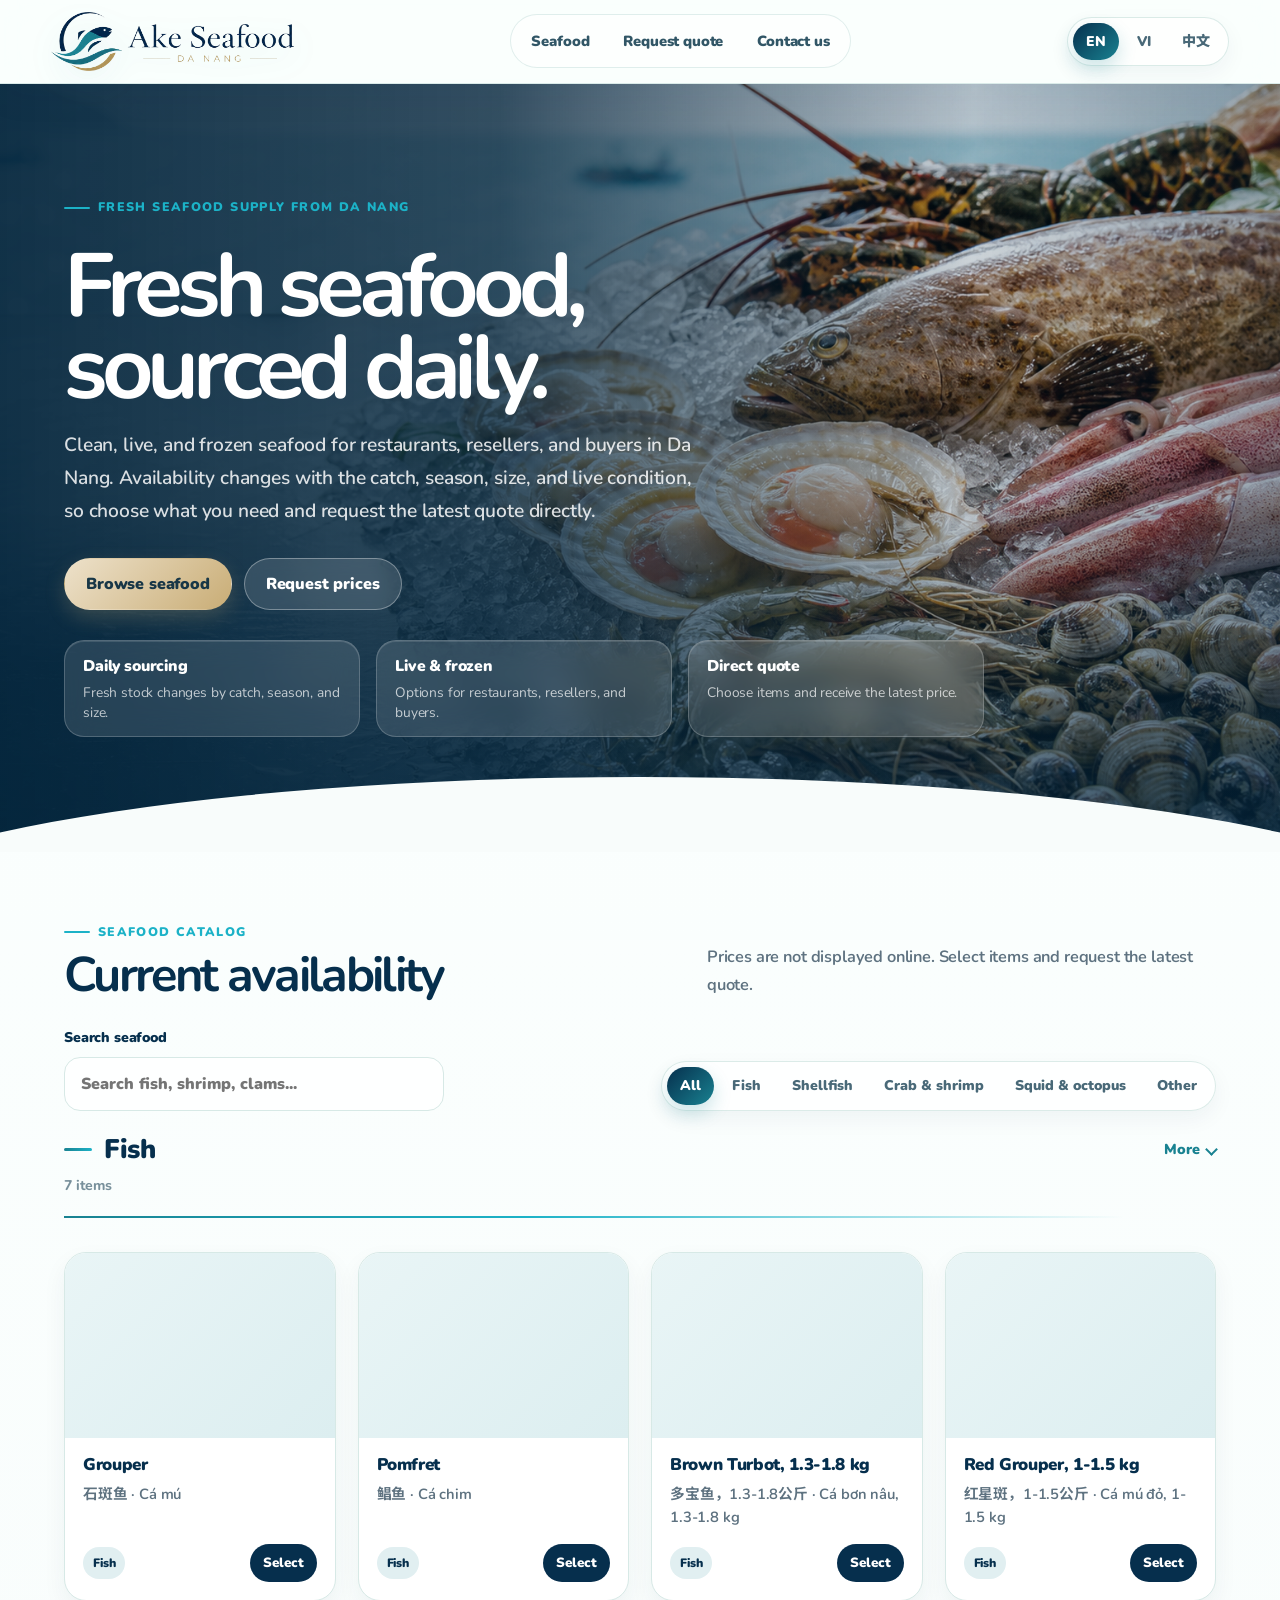
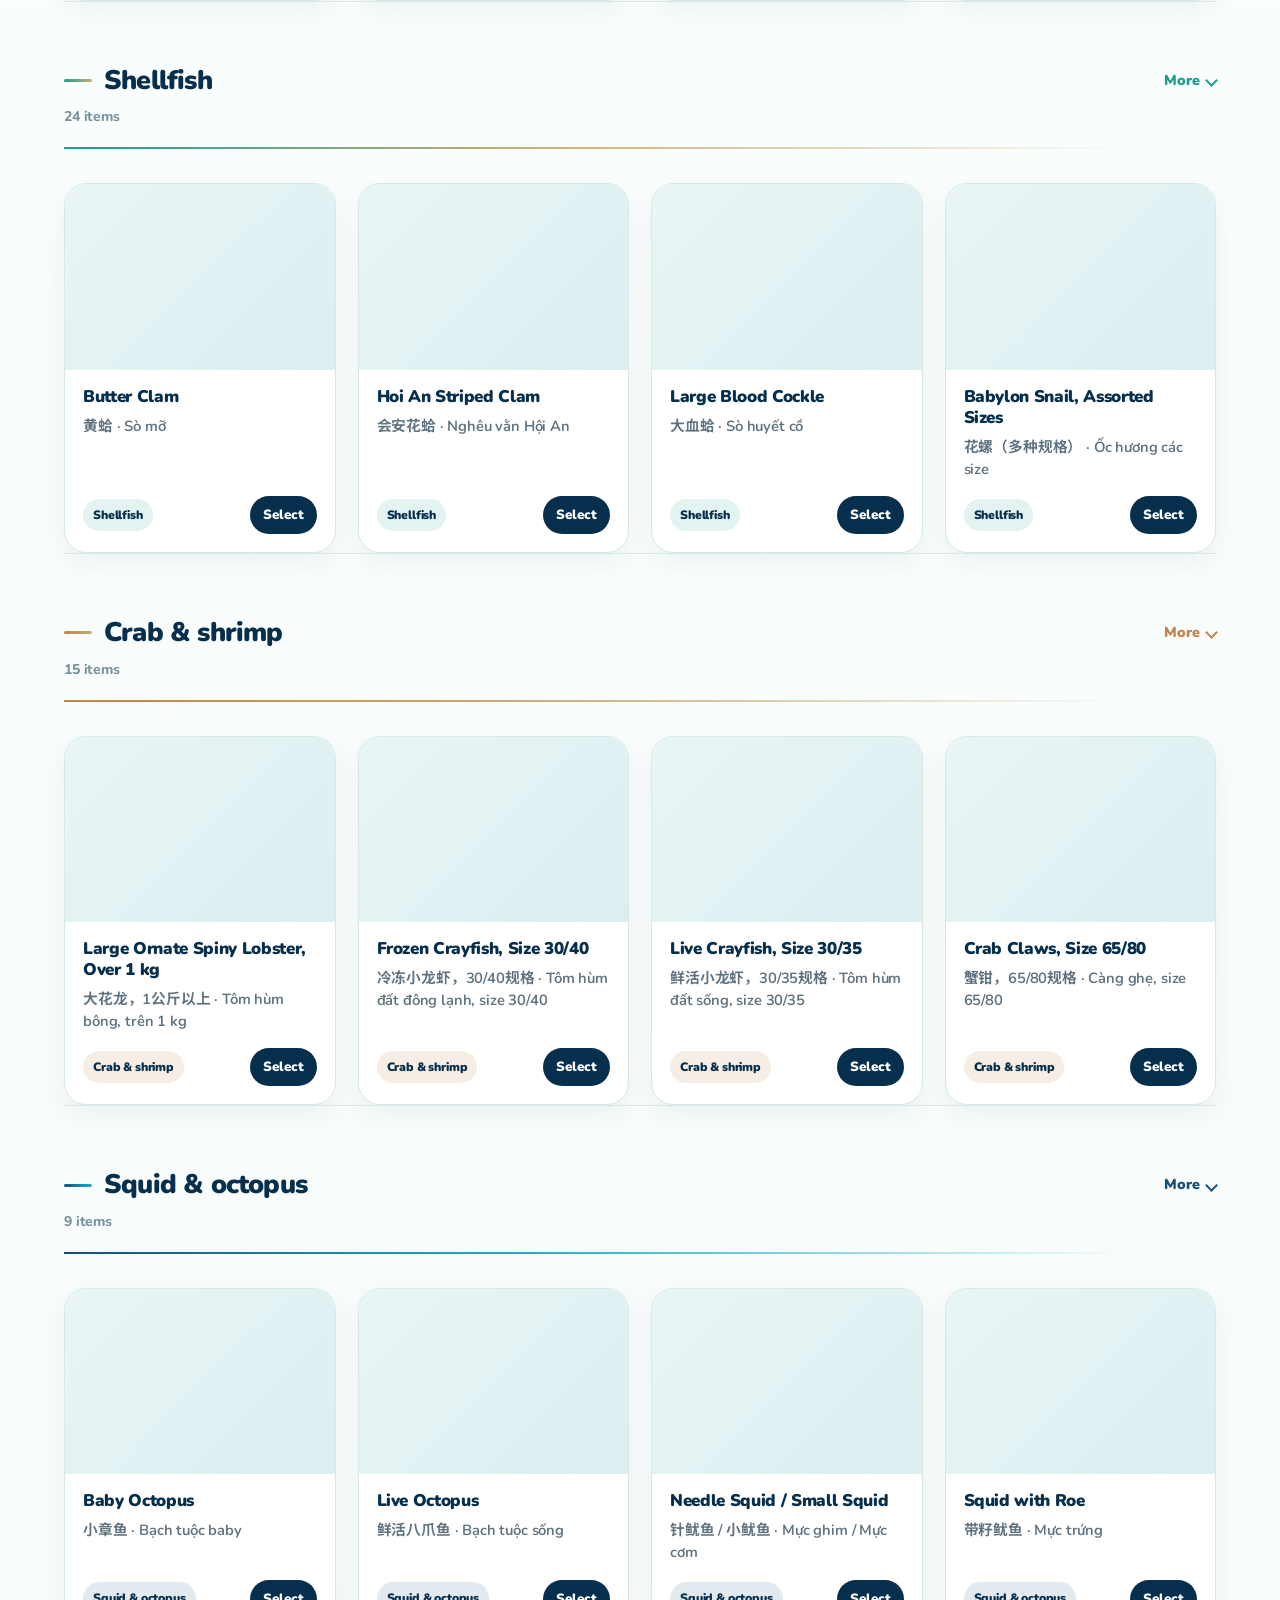
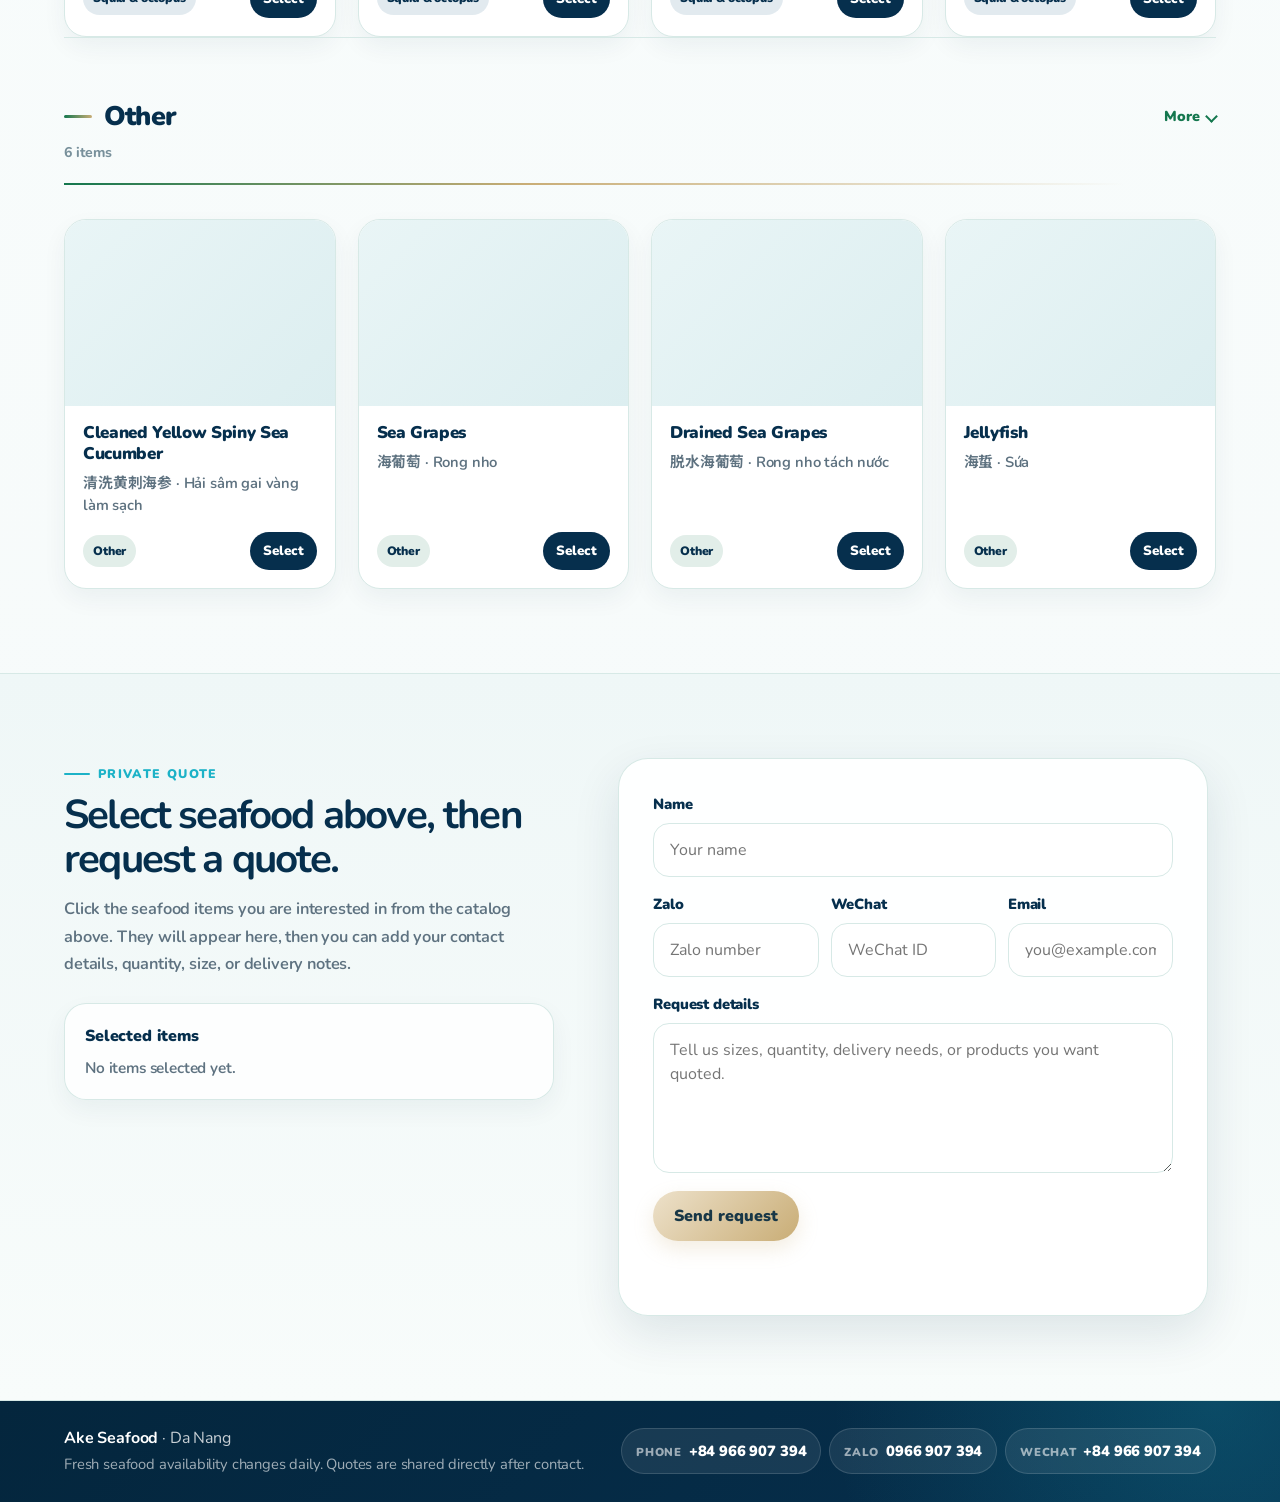
<file: index.html>
<!doctype html>
<html lang="en">
  <head>
    <meta charset="utf-8" />
    <meta name="viewport" content="width=device-width, initial-scale=1" />
    <title>Ake Seafood Da Nang</title>
    <meta
      name="description"
      content="Fresh seafood supply in Da Nang. Browse seafood items and request the latest price list through your preferred contact method."
    />
    <link rel="icon" href="assets/favicon.png?v=20260706-logo" type="image/png" />
    <link rel="preconnect" href="https://fonts.googleapis.com" />
    <link rel="preconnect" href="https://fonts.gstatic.com" crossorigin />
    <link
      href="https://fonts.googleapis.com/css2?family=Nunito:wght@400;500;600;700;800&family=Noto+Sans+SC:wght@400;500;600;700;800&family=Zen+Old+Mincho:wght@400;500;600;700;900&display=swap"
      rel="stylesheet"
    />
    <link rel="stylesheet" href="styles.css?v=20260707-mobile-panel-toggle-row" />
  </head>
  <body>
    <header class="site-header">
      <a class="brand" href="#top" aria-label="Ake Seafood home">
        <img class="brand-logo" src="assets/ake-seafood-logo-rect.png?v=20260706-rect-logo" alt="Ake Seafood Da Nang" />
        <span class="brand-text">
          <strong data-i18n="brand">Ake Seafood</strong>
          <small data-i18n="location">Da Nang</small>
        </span>
      </a>

      <nav class="desktop-nav" aria-label="Primary navigation">
        <a href="#catalog" data-i18n="navCatalog">Seafood</a>
        <a href="#request" data-i18n="navQuote">Request quote</a>
        <a href="#contact" data-i18n="navContact">Contact us</a>
      </nav>

      <div class="language-switcher" role="group" aria-label="Language selector">
        <button class="lang-button is-active" type="button" data-lang="en">EN</button>
        <button class="lang-button" type="button" data-lang="vi">VI</button>
        <button class="lang-button" type="button" data-lang="zh">中文</button>
      </div>
    </header>

    <main id="top">
      <section class="hero" aria-labelledby="hero-title">
        <img class="hero-image" src="assets/seafood-hero.png" alt="" />
        <div class="hero-overlay"></div>
        <div class="hero-content">
          <p class="eyebrow" data-i18n="eyebrow">Fresh seafood supply from Da Nang</p>
          <h1 id="hero-title" data-i18n="heroTitle">Fresh seafood, sourced daily.</h1>
          <p class="hero-copy" data-i18n="heroCopy">
            Clean, live, and frozen seafood for restaurants, resellers, and buyers in Da Nang. Availability changes with the catch, season, size, and live condition, so choose what you need and request the latest quote directly.
          </p>
          <div class="hero-actions">
            <a class="button primary" href="#catalog" data-i18n="browseItems">Browse seafood</a>
            <a class="button secondary" href="#request" data-i18n="requestPrices">Request prices</a>
          </div>
          <div class="hero-highlights" aria-label="Service highlights">
            <div>
              <strong data-i18n="heroStatOne">Daily sourcing</strong>
              <span data-i18n="heroStatOneCopy">Fresh stock changes by catch, season, and size.</span>
            </div>
            <div>
              <strong data-i18n="heroStatTwo">Live & frozen</strong>
              <span data-i18n="heroStatTwoCopy">Options for restaurants, resellers, and buyers.</span>
            </div>
            <div>
              <strong data-i18n="heroStatThree">Direct quote</strong>
              <span data-i18n="heroStatThreeCopy">Choose items and receive the latest price.</span>
            </div>
          </div>
        </div>
      </section>

      <section class="catalog-section" id="catalog" aria-labelledby="catalog-title">
        <div class="section-heading">
          <div>
            <span class="section-kicker" data-i18n="catalogKicker">Seafood catalog</span>
            <h2 id="catalog-title" data-i18n="catalogTitle">Current availability</h2>
          </div>
          <p data-i18n="catalogNote">Prices are not displayed online. Select items and request the latest quote.</p>
        </div>

        <div class="catalog-tools">
          <label class="search-wrap">
            <span data-i18n="searchLabel">Search seafood</span>
            <input id="searchInput" type="search" data-i18n-placeholder="searchPlaceholder" placeholder="Search fish, shrimp, clams..." />
          </label>
          <div class="category-tabs" id="categoryTabs" role="tablist" aria-label="Catalog categories"></div>
        </div>

        <div class="catalog-grid" id="catalogGrid" aria-live="polite"></div>
      </section>

      <section class="request-section" id="request" aria-labelledby="request-title">
        <div class="request-copy">
          <span class="section-kicker" data-i18n="requestKicker">Private quote</span>
          <h2 id="request-title" data-i18n="requestTitle">Select seafood above, then request a quote.</h2>
          <p data-i18n="requestCopy">
            Click the seafood items you are interested in from the catalog above. They will appear here, then you can add your contact details, quantity, size, or delivery notes.
          </p>
          <div class="selected-box">
            <strong data-i18n="selectedTitle">Selected items</strong>
            <p id="selectedSummary" data-i18n="selectedEmpty">No items selected yet.</p>
          </div>
        </div>

        <form class="quote-form" id="quoteForm" action="https://formspree.io/f/mjgqjklj" method="POST" accept-charset="UTF-8">
          <input type="hidden" name="_subject" id="subjectInput" value="New seafood quote request" />
          <input type="hidden" name="_replyto" id="replyToInput" />
          <input type="hidden" name="Selected seafood" id="selectedItemsInput" />
          <input type="hidden" name="Full request" id="fullRequestInput" />
          <div class="field-group">
            <label for="nameInput" data-i18n="nameLabel">Name</label>
            <input id="nameInput" name="name" autocomplete="name" data-i18n-placeholder="namePlaceholder" placeholder="Your name" />
          </div>

          <div class="contact-grid">
            <div class="field-group">
              <label for="zaloInput">Zalo</label>
              <input id="zaloInput" name="zalo" inputmode="tel" placeholder="Zalo number" />
            </div>
            <div class="field-group">
              <label for="wechatInput">WeChat</label>
              <input id="wechatInput" name="wechat" placeholder="WeChat ID" />
            </div>
            <div class="field-group">
              <label for="emailInput" data-i18n="emailLabel">Email</label>
              <input id="emailInput" name="email" type="email" placeholder="you@example.com" />
            </div>
          </div>

          <div class="field-group">
            <label for="messageInput" data-i18n="messageLabel">Request details</label>
            <textarea
              id="messageInput"
              name="message"
              rows="5"
              data-i18n-placeholder="messagePlaceholder"
              placeholder="Tell us sizes, quantity, delivery needs, or products you want quoted."
            ></textarea>
          </div>

          <div class="form-actions">
            <button class="button primary form-button" id="sendRequestButton" type="submit" data-i18n="sendRequest">Send request</button>
          </div>
          <p class="form-status" id="formStatus" role="status"></p>
        </form>
      </section>

    </main>

    <footer class="site-footer" id="contact">
      <div class="footer-brand">
        <p><strong data-i18n="brand">Ake Seafood</strong> · <span data-i18n="location">Da Nang</span></p>
        <p data-i18n="footerCopy">Fresh seafood availability changes daily. Quotes are shared directly after contact.</p>
      </div>
      <div class="footer-contact" aria-label="Contact information">
        <a class="footer-contact-line" href="tel:+84966907394">
          <span class="contact-text"><span data-i18n="footerPhoneLabel">Phone</span><strong>+84 966 907 394</strong></span>
        </a>
        <a class="footer-contact-line" href="https://zalo.me/84966907394">
          <span class="contact-text"><span>Zalo</span><strong>0966 907 394</strong></span>
        </a>
        <a class="footer-contact-line" href="tel:+84966907394">
          <span class="contact-text"><span>WeChat</span><strong>+84 966 907 394</strong></span>
        </a>
      </div>
    </footer>

    <script src="assets/product-photos.js"></script>
    <script src="script.js?v=20260706-coastal-redesign"></script>
  </body>
</html>
</file>
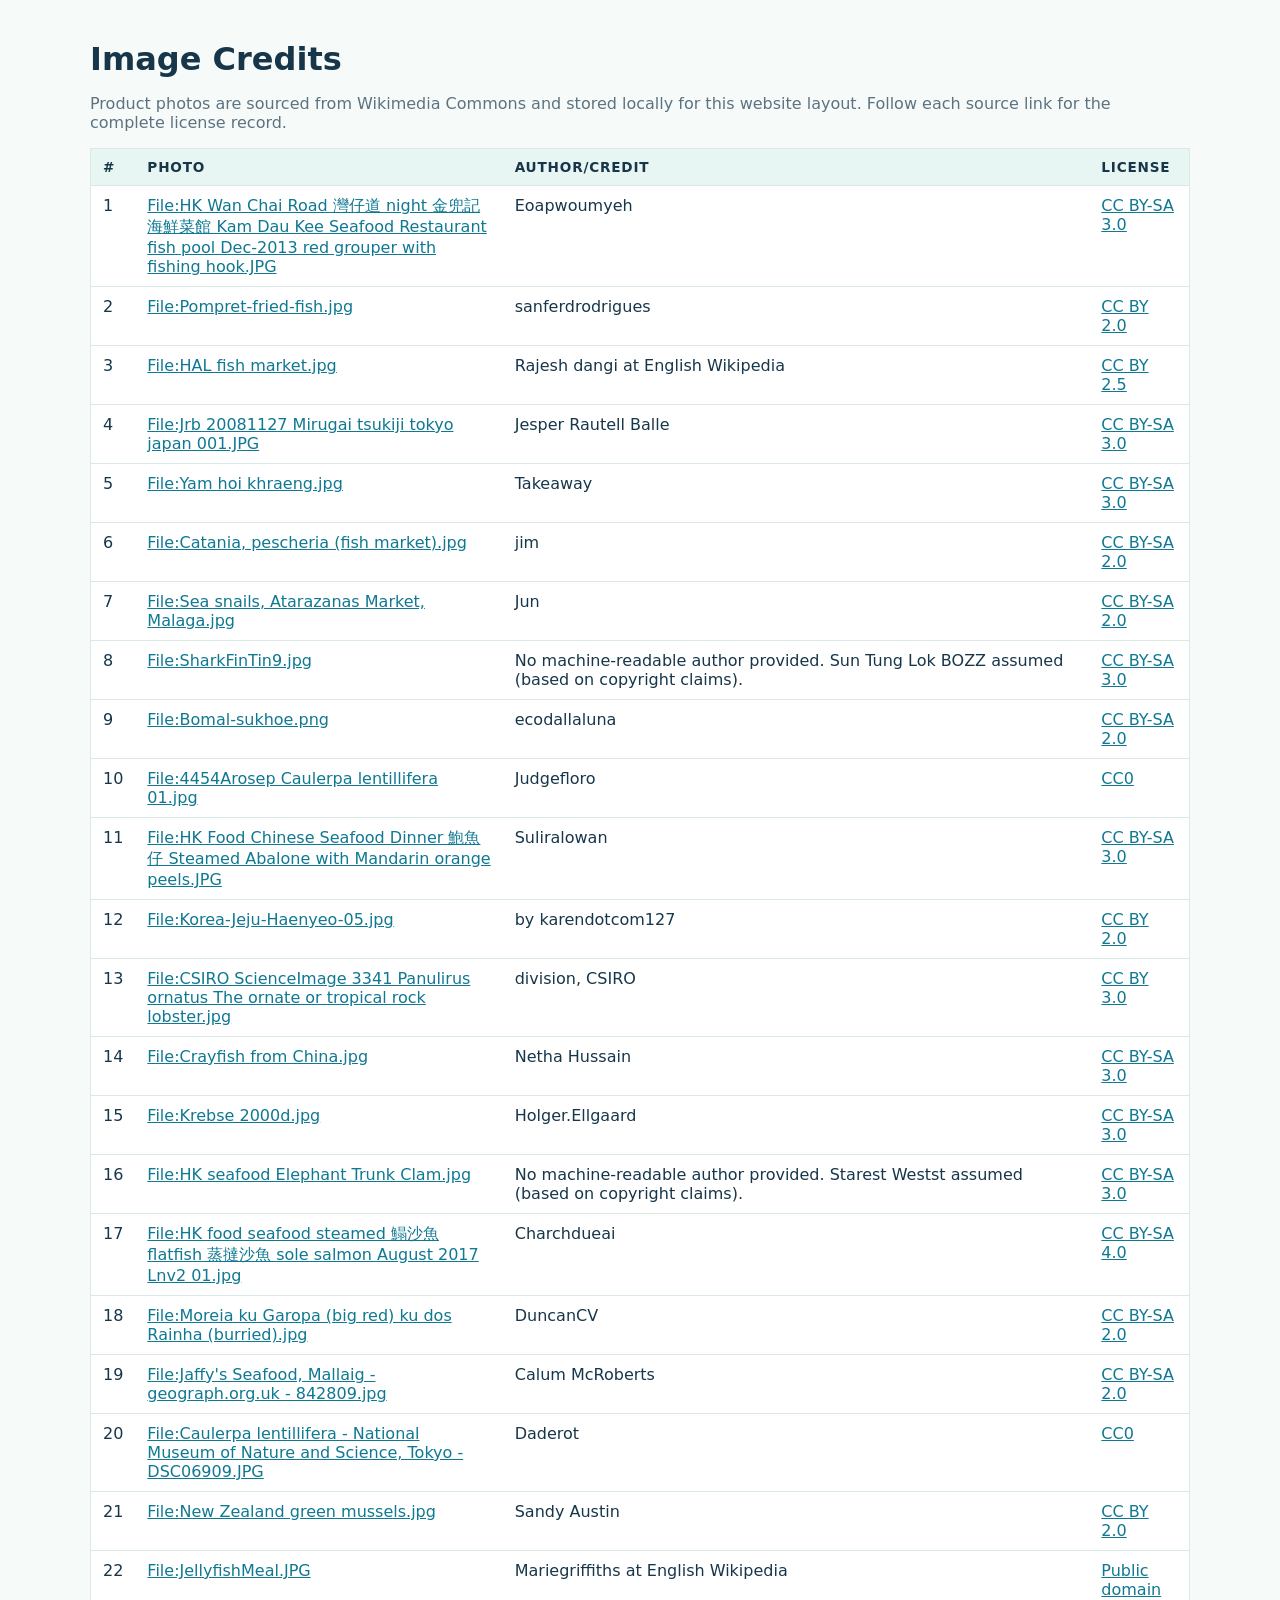
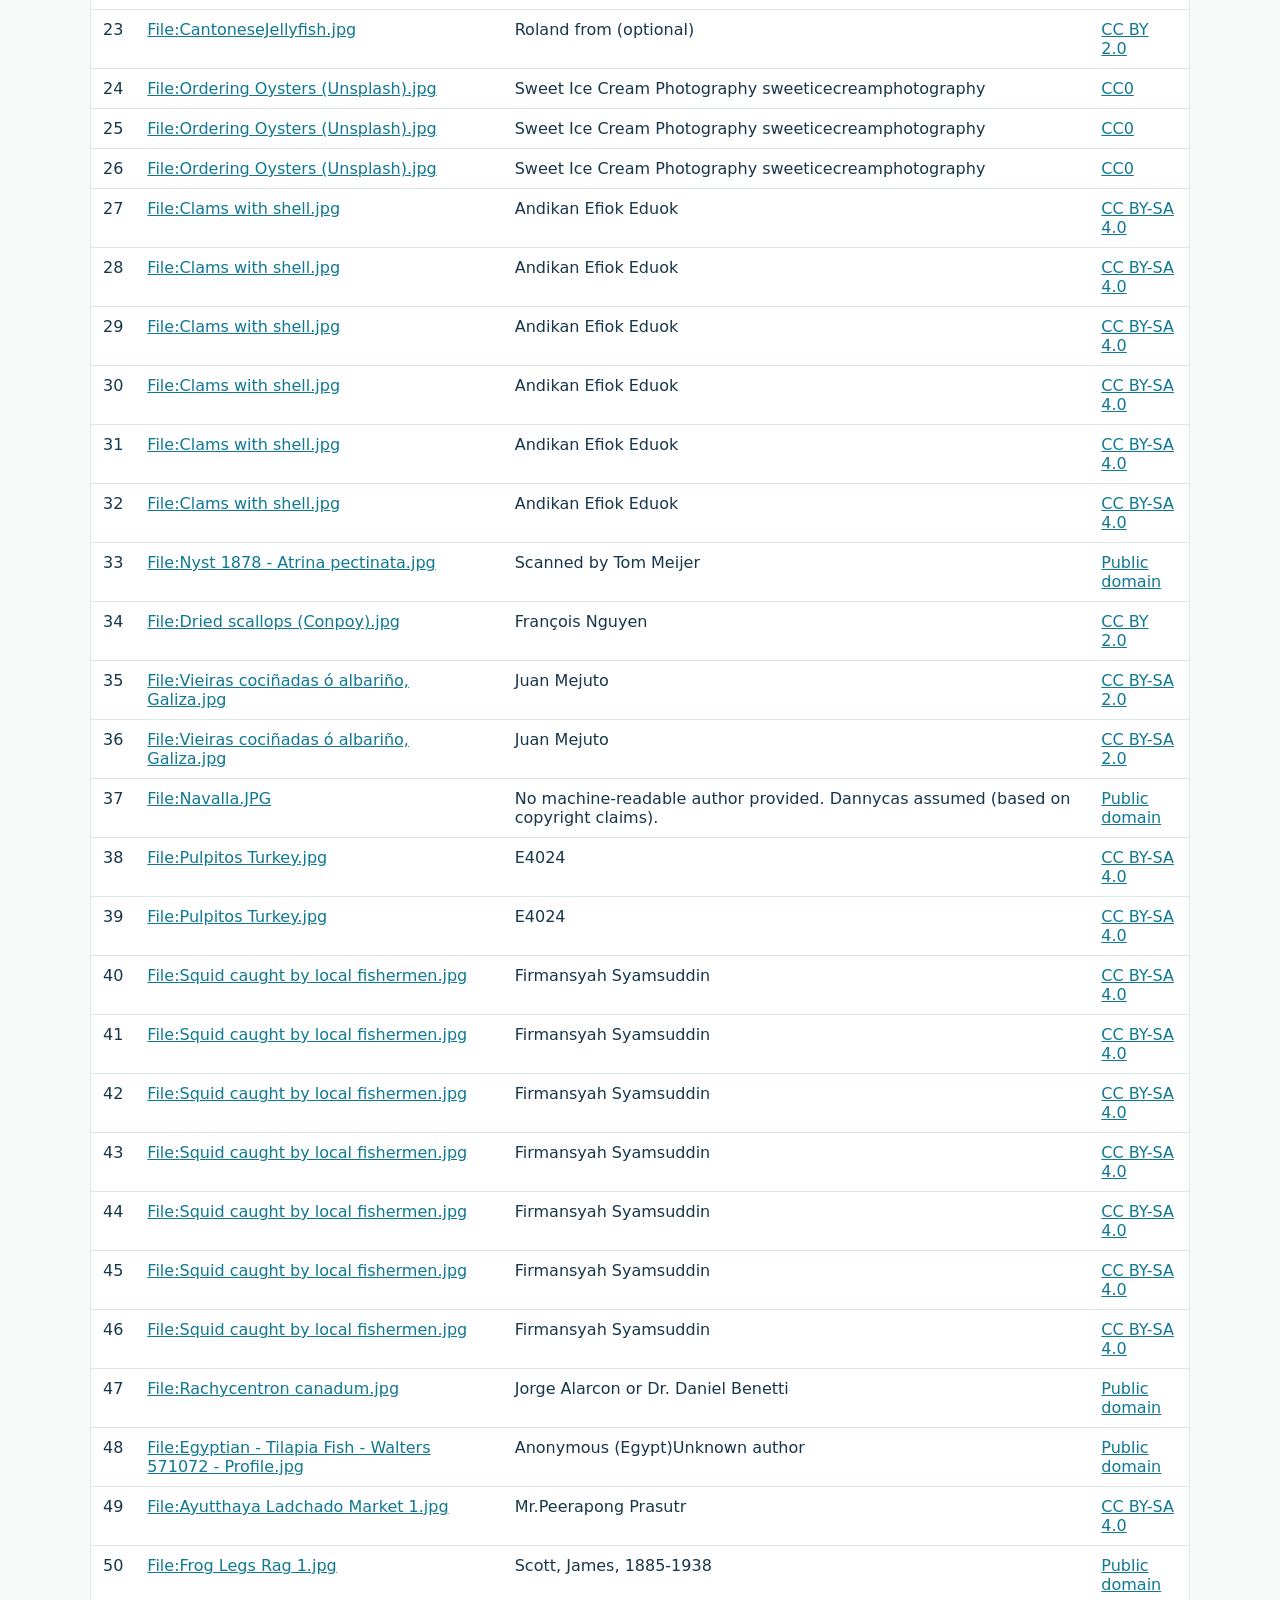
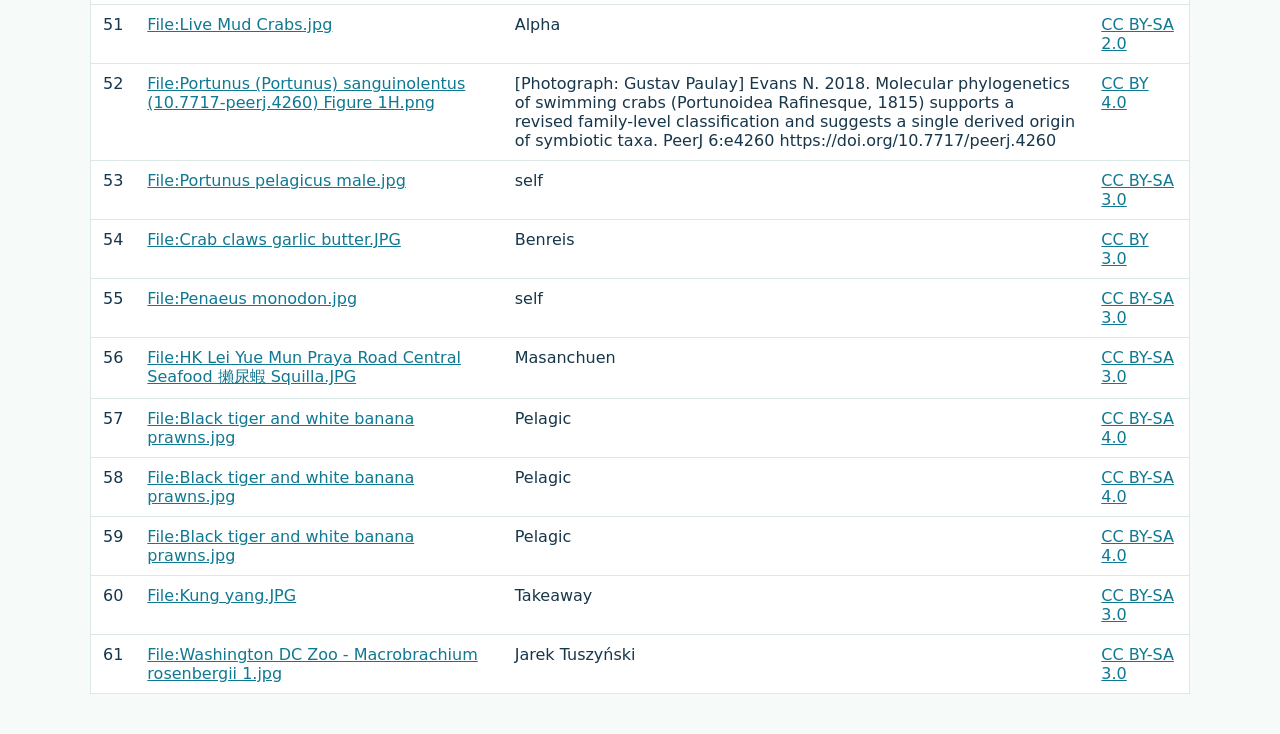
<file: assets/image-attributions.html>
<!doctype html>
<html lang="en">
  <head>
    <meta charset="utf-8" />
    <meta name="viewport" content="width=device-width, initial-scale=1" />
    <title>Image Credits - Ake Seafood</title>
    <style>
      body { margin: 0; font-family: Inter, system-ui, sans-serif; color: #17364a; background: #f6fbfa; }
      main { width: min(1100px, calc(100% - 32px)); margin: 40px auto; }
      h1 { margin: 0 0 8px; }
      p { color: #5d7280; }
      table { width: 100%; border-collapse: collapse; background: white; border: 1px solid #dbe9e6; }
      th, td { padding: 10px 12px; border-bottom: 1px solid #dbe9e6; text-align: left; vertical-align: top; }
      th { background: #e8f6f3; font-size: .85rem; text-transform: uppercase; letter-spacing: .06em; }
      a { color: #0f7892; }
    </style>
  </head>
  <body>
    <main>
      <h1>Image Credits</h1>
      <p>Product photos are sourced from Wikimedia Commons and stored locally for this website layout. Follow each source link for the complete license record.</p>
      <table>
        <thead><tr><th>#</th><th>Photo</th><th>Author/Credit</th><th>License</th></tr></thead>
        <tbody><tr>
        <td>1</td>
        <td><a href="https://commons.wikimedia.org/wiki/File%3AHK_Wan_Chai_Road_%E7%81%A3%E4%BB%94%E9%81%93_night_%E9%87%91%E5%85%9C%E8%A8%98%E6%B5%B7%E9%AE%AE%E8%8F%9C%E9%A4%A8_Kam_Dau_Kee_Seafood_Restaurant_fish_pool_Dec-2013_red_grouper_with_fishing_hook.JPG">File:HK Wan Chai Road 灣仔道 night 金兜記海鮮菜館 Kam Dau Kee Seafood Restaurant fish pool Dec-2013 red grouper with fishing hook.JPG</a></td>
        <td>Eoapwoumyeh</td>
        <td><a href="https://creativecommons.org/licenses/by-sa/3.0">CC BY-SA 3.0</a></td>
      </tr>
<tr>
        <td>2</td>
        <td><a href="https://commons.wikimedia.org/wiki/File%3APompret-fried-fish.jpg">File:Pompret-fried-fish.jpg</a></td>
        <td>sanferdrodrigues</td>
        <td><a href="https://creativecommons.org/licenses/by/2.0">CC BY 2.0</a></td>
      </tr>
<tr>
        <td>3</td>
        <td><a href="https://commons.wikimedia.org/wiki/File%3AHAL_fish_market.jpg">File:HAL fish market.jpg</a></td>
        <td>Rajesh dangi at English Wikipedia</td>
        <td><a href="https://creativecommons.org/licenses/by/2.5">CC BY 2.5</a></td>
      </tr>
<tr>
        <td>4</td>
        <td><a href="https://commons.wikimedia.org/wiki/File%3AJrb_20081127_Mirugai_tsukiji_tokyo_japan_001.JPG">File:Jrb 20081127 Mirugai tsukiji tokyo japan 001.JPG</a></td>
        <td>Jesper Rautell Balle</td>
        <td><a href="https://creativecommons.org/licenses/by-sa/3.0">CC BY-SA 3.0</a></td>
      </tr>
<tr>
        <td>5</td>
        <td><a href="https://commons.wikimedia.org/wiki/File%3AYam_hoi_khraeng.jpg">File:Yam hoi khraeng.jpg</a></td>
        <td>Takeaway</td>
        <td><a href="https://creativecommons.org/licenses/by-sa/3.0">CC BY-SA 3.0</a></td>
      </tr>
<tr>
        <td>6</td>
        <td><a href="https://commons.wikimedia.org/wiki/File%3ACatania%2C_pescheria_(fish_market).jpg">File:Catania, pescheria (fish market).jpg</a></td>
        <td>jim</td>
        <td><a href="https://creativecommons.org/licenses/by-sa/2.0">CC BY-SA 2.0</a></td>
      </tr>
<tr>
        <td>7</td>
        <td><a href="https://commons.wikimedia.org/wiki/File%3ASea_snails%2C_Atarazanas_Market%2C_Malaga.jpg">File:Sea snails, Atarazanas Market, Malaga.jpg</a></td>
        <td>Jun</td>
        <td><a href="https://creativecommons.org/licenses/by-sa/2.0">CC BY-SA 2.0</a></td>
      </tr>
<tr>
        <td>8</td>
        <td><a href="https://commons.wikimedia.org/wiki/File%3ASharkFinTin9.jpg">File:SharkFinTin9.jpg</a></td>
        <td>No machine-readable author provided. Sun Tung Lok BOZZ assumed (based on copyright claims).</td>
        <td><a href="http://creativecommons.org/licenses/by-sa/3.0/">CC BY-SA 3.0</a></td>
      </tr>
<tr>
        <td>9</td>
        <td><a href="https://commons.wikimedia.org/wiki/File%3ABomal-sukhoe.png">File:Bomal-sukhoe.png</a></td>
        <td>ecodallaluna</td>
        <td><a href="https://creativecommons.org/licenses/by-sa/2.0">CC BY-SA 2.0</a></td>
      </tr>
<tr>
        <td>10</td>
        <td><a href="https://commons.wikimedia.org/wiki/File%3A4454Arosep_Caulerpa_lentillifera_01.jpg">File:4454Arosep Caulerpa lentillifera 01.jpg</a></td>
        <td>Judgefloro</td>
        <td><a href="http://creativecommons.org/publicdomain/zero/1.0/deed.en">CC0</a></td>
      </tr>
<tr>
        <td>11</td>
        <td><a href="https://commons.wikimedia.org/wiki/File%3AHK_Food_Chinese_Seafood_Dinner_%E9%AE%91%E9%AD%9A%E4%BB%94_Steamed_Abalone_with_Mandarin_orange_peels.JPG">File:HK Food Chinese Seafood Dinner 鮑魚仔 Steamed Abalone with Mandarin orange peels.JPG</a></td>
        <td>Suliralowan</td>
        <td><a href="http://creativecommons.org/licenses/by-sa/3.0/">CC BY-SA 3.0</a></td>
      </tr>
<tr>
        <td>12</td>
        <td><a href="https://commons.wikimedia.org/wiki/File%3AKorea-Jeju-Haenyeo-05.jpg">File:Korea-Jeju-Haenyeo-05.jpg</a></td>
        <td>by karendotcom127</td>
        <td><a href="https://creativecommons.org/licenses/by/2.0">CC BY 2.0</a></td>
      </tr>
<tr>
        <td>13</td>
        <td><a href="https://commons.wikimedia.org/wiki/File%3ACSIRO_ScienceImage_3341_Panulirus_ornatus_The_ornate_or_tropical_rock_lobster.jpg">File:CSIRO ScienceImage 3341 Panulirus ornatus The ornate or tropical rock lobster.jpg</a></td>
        <td>division, CSIRO</td>
        <td><a href="https://creativecommons.org/licenses/by/3.0">CC BY 3.0</a></td>
      </tr>
<tr>
        <td>14</td>
        <td><a href="https://commons.wikimedia.org/wiki/File%3ACrayfish_from_China.jpg">File:Crayfish from China.jpg</a></td>
        <td>Netha Hussain</td>
        <td><a href="https://creativecommons.org/licenses/by-sa/3.0">CC BY-SA 3.0</a></td>
      </tr>
<tr>
        <td>15</td>
        <td><a href="https://commons.wikimedia.org/wiki/File%3AKrebse_2000d.jpg">File:Krebse 2000d.jpg</a></td>
        <td>Holger.Ellgaard</td>
        <td><a href="https://creativecommons.org/licenses/by-sa/3.0">CC BY-SA 3.0</a></td>
      </tr>
<tr>
        <td>16</td>
        <td><a href="https://commons.wikimedia.org/wiki/File%3AHK_seafood_Elephant_Trunk_Clam.jpg">File:HK seafood Elephant Trunk Clam.jpg</a></td>
        <td>No machine-readable author provided. Starest Westst assumed (based on copyright claims).</td>
        <td><a href="http://creativecommons.org/licenses/by-sa/3.0/">CC BY-SA 3.0</a></td>
      </tr>
<tr>
        <td>17</td>
        <td><a href="https://commons.wikimedia.org/wiki/File%3AHK_food_seafood_steamed_%E9%B0%A8%E6%B2%99%E9%AD%9A_flatfish_%E8%92%B8%E6%92%BB%E6%B2%99%E9%AD%9A_sole_salmon_August_2017_Lnv2_01.jpg">File:HK food seafood steamed 鰨沙魚 flatfish 蒸撻沙魚 sole salmon August 2017 Lnv2 01.jpg</a></td>
        <td>Charchdueai</td>
        <td><a href="https://creativecommons.org/licenses/by-sa/4.0">CC BY-SA 4.0</a></td>
      </tr>
<tr>
        <td>18</td>
        <td><a href="https://commons.wikimedia.org/wiki/File%3AMoreia_ku_Garopa_(big_red)_ku_dos_Rainha_(burried).jpg">File:Moreia ku Garopa (big red) ku dos Rainha (burried).jpg</a></td>
        <td>DuncanCV</td>
        <td><a href="https://creativecommons.org/licenses/by-sa/2.0">CC BY-SA 2.0</a></td>
      </tr>
<tr>
        <td>19</td>
        <td><a href="https://commons.wikimedia.org/wiki/File%3AJaffy's_Seafood%2C_Mallaig_-_geograph.org.uk_-_842809.jpg">File:Jaffy's Seafood, Mallaig - geograph.org.uk - 842809.jpg</a></td>
        <td>Calum McRoberts</td>
        <td><a href="https://creativecommons.org/licenses/by-sa/2.0">CC BY-SA 2.0</a></td>
      </tr>
<tr>
        <td>20</td>
        <td><a href="https://commons.wikimedia.org/wiki/File%3ACaulerpa_lentillifera_-_National_Museum_of_Nature_and_Science%2C_Tokyo_-_DSC06909.JPG">File:Caulerpa lentillifera - National Museum of Nature and Science, Tokyo - DSC06909.JPG</a></td>
        <td>Daderot</td>
        <td><a href="http://creativecommons.org/publicdomain/zero/1.0/deed.en">CC0</a></td>
      </tr>
<tr>
        <td>21</td>
        <td><a href="https://commons.wikimedia.org/wiki/File%3ANew_Zealand_green_mussels.jpg">File:New Zealand green mussels.jpg</a></td>
        <td>Sandy Austin</td>
        <td><a href="https://creativecommons.org/licenses/by/2.0">CC BY 2.0</a></td>
      </tr>
<tr>
        <td>22</td>
        <td><a href="https://commons.wikimedia.org/wiki/File%3AJellyfishMeal.JPG">File:JellyfishMeal.JPG</a></td>
        <td>Mariegriffiths at English Wikipedia</td>
        <td><a href="pd">Public domain</a></td>
      </tr>
<tr>
        <td>23</td>
        <td><a href="https://commons.wikimedia.org/wiki/File%3ACantoneseJellyfish.jpg">File:CantoneseJellyfish.jpg</a></td>
        <td>Roland from (optional)</td>
        <td><a href="https://creativecommons.org/licenses/by/2.0">CC BY 2.0</a></td>
      </tr>
<tr>
        <td>24</td>
        <td><a href="https://commons.wikimedia.org/wiki/File%3AOrdering_Oysters_(Unsplash).jpg">File:Ordering Oysters (Unsplash).jpg</a></td>
        <td>Sweet Ice Cream Photography sweeticecreamphotography</td>
        <td><a href="http://creativecommons.org/publicdomain/zero/1.0/deed.en">CC0</a></td>
      </tr>
<tr>
        <td>25</td>
        <td><a href="https://commons.wikimedia.org/wiki/File%3AOrdering_Oysters_(Unsplash).jpg">File:Ordering Oysters (Unsplash).jpg</a></td>
        <td>Sweet Ice Cream Photography sweeticecreamphotography</td>
        <td><a href="http://creativecommons.org/publicdomain/zero/1.0/deed.en">CC0</a></td>
      </tr>
<tr>
        <td>26</td>
        <td><a href="https://commons.wikimedia.org/wiki/File%3AOrdering_Oysters_(Unsplash).jpg">File:Ordering Oysters (Unsplash).jpg</a></td>
        <td>Sweet Ice Cream Photography sweeticecreamphotography</td>
        <td><a href="http://creativecommons.org/publicdomain/zero/1.0/deed.en">CC0</a></td>
      </tr>
<tr>
        <td>27</td>
        <td><a href="https://commons.wikimedia.org/wiki/File%3AClams_with_shell.jpg">File:Clams with shell.jpg</a></td>
        <td>Andikan Efiok Eduok</td>
        <td><a href="https://creativecommons.org/licenses/by-sa/4.0">CC BY-SA 4.0</a></td>
      </tr>
<tr>
        <td>28</td>
        <td><a href="https://commons.wikimedia.org/wiki/File%3AClams_with_shell.jpg">File:Clams with shell.jpg</a></td>
        <td>Andikan Efiok Eduok</td>
        <td><a href="https://creativecommons.org/licenses/by-sa/4.0">CC BY-SA 4.0</a></td>
      </tr>
<tr>
        <td>29</td>
        <td><a href="https://commons.wikimedia.org/wiki/File%3AClams_with_shell.jpg">File:Clams with shell.jpg</a></td>
        <td>Andikan Efiok Eduok</td>
        <td><a href="https://creativecommons.org/licenses/by-sa/4.0">CC BY-SA 4.0</a></td>
      </tr>
<tr>
        <td>30</td>
        <td><a href="https://commons.wikimedia.org/wiki/File%3AClams_with_shell.jpg">File:Clams with shell.jpg</a></td>
        <td>Andikan Efiok Eduok</td>
        <td><a href="https://creativecommons.org/licenses/by-sa/4.0">CC BY-SA 4.0</a></td>
      </tr>
<tr>
        <td>31</td>
        <td><a href="https://commons.wikimedia.org/wiki/File%3AClams_with_shell.jpg">File:Clams with shell.jpg</a></td>
        <td>Andikan Efiok Eduok</td>
        <td><a href="https://creativecommons.org/licenses/by-sa/4.0">CC BY-SA 4.0</a></td>
      </tr>
<tr>
        <td>32</td>
        <td><a href="https://commons.wikimedia.org/wiki/File%3AClams_with_shell.jpg">File:Clams with shell.jpg</a></td>
        <td>Andikan Efiok Eduok</td>
        <td><a href="https://creativecommons.org/licenses/by-sa/4.0">CC BY-SA 4.0</a></td>
      </tr>
<tr>
        <td>33</td>
        <td><a href="https://commons.wikimedia.org/wiki/File%3ANyst_1878_-_Atrina_pectinata.jpg">File:Nyst 1878 - Atrina pectinata.jpg</a></td>
        <td>Scanned by Tom Meijer</td>
        <td><a href="pd">Public domain</a></td>
      </tr>
<tr>
        <td>34</td>
        <td><a href="https://commons.wikimedia.org/wiki/File%3ADried_scallops_(Conpoy).jpg">File:Dried scallops (Conpoy).jpg</a></td>
        <td>François Nguyen</td>
        <td><a href="https://creativecommons.org/licenses/by/2.0">CC BY 2.0</a></td>
      </tr>
<tr>
        <td>35</td>
        <td><a href="https://commons.wikimedia.org/wiki/File%3AVieiras_coci%C3%B1adas_%C3%B3_albari%C3%B1o%2C_Galiza.jpg">File:Vieiras cociñadas ó albariño, Galiza.jpg</a></td>
        <td>Juan Mejuto</td>
        <td><a href="https://creativecommons.org/licenses/by-sa/2.0">CC BY-SA 2.0</a></td>
      </tr>
<tr>
        <td>36</td>
        <td><a href="https://commons.wikimedia.org/wiki/File%3AVieiras_coci%C3%B1adas_%C3%B3_albari%C3%B1o%2C_Galiza.jpg">File:Vieiras cociñadas ó albariño, Galiza.jpg</a></td>
        <td>Juan Mejuto</td>
        <td><a href="https://creativecommons.org/licenses/by-sa/2.0">CC BY-SA 2.0</a></td>
      </tr>
<tr>
        <td>37</td>
        <td><a href="https://commons.wikimedia.org/wiki/File%3ANavalla.JPG">File:Navalla.JPG</a></td>
        <td>No machine-readable author provided. Dannycas assumed (based on copyright claims).</td>
        <td><a href="pd">Public domain</a></td>
      </tr>
<tr>
        <td>38</td>
        <td><a href="https://commons.wikimedia.org/wiki/File%3APulpitos_Turkey.jpg">File:Pulpitos Turkey.jpg</a></td>
        <td>E4024</td>
        <td><a href="https://creativecommons.org/licenses/by-sa/4.0">CC BY-SA 4.0</a></td>
      </tr>
<tr>
        <td>39</td>
        <td><a href="https://commons.wikimedia.org/wiki/File%3APulpitos_Turkey.jpg">File:Pulpitos Turkey.jpg</a></td>
        <td>E4024</td>
        <td><a href="https://creativecommons.org/licenses/by-sa/4.0">CC BY-SA 4.0</a></td>
      </tr>
<tr>
        <td>40</td>
        <td><a href="https://commons.wikimedia.org/wiki/File%3ASquid_caught_by_local_fishermen.jpg">File:Squid caught by local fishermen.jpg</a></td>
        <td>Firmansyah Syamsuddin</td>
        <td><a href="https://creativecommons.org/licenses/by-sa/4.0">CC BY-SA 4.0</a></td>
      </tr>
<tr>
        <td>41</td>
        <td><a href="https://commons.wikimedia.org/wiki/File%3ASquid_caught_by_local_fishermen.jpg">File:Squid caught by local fishermen.jpg</a></td>
        <td>Firmansyah Syamsuddin</td>
        <td><a href="https://creativecommons.org/licenses/by-sa/4.0">CC BY-SA 4.0</a></td>
      </tr>
<tr>
        <td>42</td>
        <td><a href="https://commons.wikimedia.org/wiki/File%3ASquid_caught_by_local_fishermen.jpg">File:Squid caught by local fishermen.jpg</a></td>
        <td>Firmansyah Syamsuddin</td>
        <td><a href="https://creativecommons.org/licenses/by-sa/4.0">CC BY-SA 4.0</a></td>
      </tr>
<tr>
        <td>43</td>
        <td><a href="https://commons.wikimedia.org/wiki/File%3ASquid_caught_by_local_fishermen.jpg">File:Squid caught by local fishermen.jpg</a></td>
        <td>Firmansyah Syamsuddin</td>
        <td><a href="https://creativecommons.org/licenses/by-sa/4.0">CC BY-SA 4.0</a></td>
      </tr>
<tr>
        <td>44</td>
        <td><a href="https://commons.wikimedia.org/wiki/File%3ASquid_caught_by_local_fishermen.jpg">File:Squid caught by local fishermen.jpg</a></td>
        <td>Firmansyah Syamsuddin</td>
        <td><a href="https://creativecommons.org/licenses/by-sa/4.0">CC BY-SA 4.0</a></td>
      </tr>
<tr>
        <td>45</td>
        <td><a href="https://commons.wikimedia.org/wiki/File%3ASquid_caught_by_local_fishermen.jpg">File:Squid caught by local fishermen.jpg</a></td>
        <td>Firmansyah Syamsuddin</td>
        <td><a href="https://creativecommons.org/licenses/by-sa/4.0">CC BY-SA 4.0</a></td>
      </tr>
<tr>
        <td>46</td>
        <td><a href="https://commons.wikimedia.org/wiki/File%3ASquid_caught_by_local_fishermen.jpg">File:Squid caught by local fishermen.jpg</a></td>
        <td>Firmansyah Syamsuddin</td>
        <td><a href="https://creativecommons.org/licenses/by-sa/4.0">CC BY-SA 4.0</a></td>
      </tr>
<tr>
        <td>47</td>
        <td><a href="https://commons.wikimedia.org/wiki/File%3ARachycentron_canadum.jpg">File:Rachycentron canadum.jpg</a></td>
        <td>Jorge Alarcon or Dr. Daniel Benetti</td>
        <td><a href="pd">Public domain</a></td>
      </tr>
<tr>
        <td>48</td>
        <td><a href="https://commons.wikimedia.org/wiki/File%3AEgyptian_-_Tilapia_Fish_-_Walters_571072_-_Profile.jpg">File:Egyptian - Tilapia Fish - Walters 571072 - Profile.jpg</a></td>
        <td>Anonymous (Egypt)Unknown author</td>
        <td><a href="pd">Public domain</a></td>
      </tr>
<tr>
        <td>49</td>
        <td><a href="https://commons.wikimedia.org/wiki/File%3AAyutthaya_Ladchado_Market_1.jpg">File:Ayutthaya Ladchado Market 1.jpg</a></td>
        <td>Mr.Peerapong Prasutr</td>
        <td><a href="https://creativecommons.org/licenses/by-sa/4.0">CC BY-SA 4.0</a></td>
      </tr>
<tr>
        <td>50</td>
        <td><a href="https://commons.wikimedia.org/wiki/File%3AFrog_Legs_Rag_1.jpg">File:Frog Legs Rag 1.jpg</a></td>
        <td>Scott, James, 1885-1938</td>
        <td><a href="pd">Public domain</a></td>
      </tr>
<tr>
        <td>51</td>
        <td><a href="https://commons.wikimedia.org/wiki/File%3ALive_Mud_Crabs.jpg">File:Live Mud Crabs.jpg</a></td>
        <td>Alpha</td>
        <td><a href="https://creativecommons.org/licenses/by-sa/2.0">CC BY-SA 2.0</a></td>
      </tr>
<tr>
        <td>52</td>
        <td><a href="https://commons.wikimedia.org/wiki/File%3APortunus_(Portunus)_sanguinolentus_(10.7717-peerj.4260)_Figure_1H.png">File:Portunus (Portunus) sanguinolentus (10.7717-peerj.4260) Figure 1H.png</a></td>
        <td>[Photograph: Gustav Paulay] Evans N. 2018. Molecular phylogenetics of swimming crabs (Portunoidea Rafinesque, 1815) supports a revised family-level classification and suggests a single derived origin of symbiotic taxa. PeerJ 6:e4260 https://doi.org/10.7717/peerj.4260</td>
        <td><a href="https://creativecommons.org/licenses/by/4.0">CC BY 4.0</a></td>
      </tr>
<tr>
        <td>53</td>
        <td><a href="https://commons.wikimedia.org/wiki/File%3APortunus_pelagicus_male.jpg">File:Portunus pelagicus male.jpg</a></td>
        <td>self</td>
        <td><a href="https://creativecommons.org/licenses/by-sa/3.0">CC BY-SA 3.0</a></td>
      </tr>
<tr>
        <td>54</td>
        <td><a href="https://commons.wikimedia.org/wiki/File%3ACrab_claws_garlic_butter.JPG">File:Crab claws garlic butter.JPG</a></td>
        <td>Benreis</td>
        <td><a href="https://creativecommons.org/licenses/by/3.0">CC BY 3.0</a></td>
      </tr>
<tr>
        <td>55</td>
        <td><a href="https://commons.wikimedia.org/wiki/File%3APenaeus_monodon.jpg">File:Penaeus monodon.jpg</a></td>
        <td>self</td>
        <td><a href="https://creativecommons.org/licenses/by-sa/3.0">CC BY-SA 3.0</a></td>
      </tr>
<tr>
        <td>56</td>
        <td><a href="https://commons.wikimedia.org/wiki/File%3AHK_Lei_Yue_Mun_Praya_Road_Central_Seafood_%E6%94%8B%E5%B0%BF%E8%9D%A6_Squilla.JPG">File:HK Lei Yue Mun Praya Road Central Seafood 攋尿蝦 Squilla.JPG</a></td>
        <td>Masanchuen</td>
        <td><a href="https://creativecommons.org/licenses/by-sa/3.0">CC BY-SA 3.0</a></td>
      </tr>
<tr>
        <td>57</td>
        <td><a href="https://commons.wikimedia.org/wiki/File%3ABlack_tiger_and_white_banana_prawns.jpg">File:Black tiger and white banana prawns.jpg</a></td>
        <td>Pelagic</td>
        <td><a href="https://creativecommons.org/licenses/by-sa/4.0">CC BY-SA 4.0</a></td>
      </tr>
<tr>
        <td>58</td>
        <td><a href="https://commons.wikimedia.org/wiki/File%3ABlack_tiger_and_white_banana_prawns.jpg">File:Black tiger and white banana prawns.jpg</a></td>
        <td>Pelagic</td>
        <td><a href="https://creativecommons.org/licenses/by-sa/4.0">CC BY-SA 4.0</a></td>
      </tr>
<tr>
        <td>59</td>
        <td><a href="https://commons.wikimedia.org/wiki/File%3ABlack_tiger_and_white_banana_prawns.jpg">File:Black tiger and white banana prawns.jpg</a></td>
        <td>Pelagic</td>
        <td><a href="https://creativecommons.org/licenses/by-sa/4.0">CC BY-SA 4.0</a></td>
      </tr>
<tr>
        <td>60</td>
        <td><a href="https://commons.wikimedia.org/wiki/File%3AKung_yang.JPG">File:Kung yang.JPG</a></td>
        <td>Takeaway</td>
        <td><a href="https://creativecommons.org/licenses/by-sa/3.0">CC BY-SA 3.0</a></td>
      </tr>
<tr>
        <td>61</td>
        <td><a href="https://commons.wikimedia.org/wiki/File%3AWashington_DC_Zoo_-_Macrobrachium_rosenbergii_1.jpg">File:Washington DC Zoo - Macrobrachium rosenbergii 1.jpg</a></td>
        <td>Jarek Tuszyński</td>
        <td><a href="https://creativecommons.org/licenses/by-sa/3.0">CC BY-SA 3.0</a></td>
      </tr></tbody>
      </table>
    </main>
  </body>
</html>
</file>
<file: styles.css>
:root {
  color-scheme: light;
  --ink: #0f2f3d;
  --muted: #5e7280;
  --subtle: #78909b;
  --deep: #062f4d;
  --navy: #04263d;
  --sea: #198291;
  --aqua: #1cb2c7;
  --aqua-soft: #e4f4f6;
  --foam: #f7fafa;
  --ice: #f8fcfb;
  --sand: #fff7e8;
  --gold: #c9ad76;
  --gold-soft: #f2eee6;
  --line: #d7e9e6;
  --white: #ffffff;
  --danger: #a84732;
  --radius-lg: 30px;
  --radius-md: 22px;
  --radius-sm: 14px;
  --shadow-soft: 0 18px 48px rgba(5, 47, 77, 0.11);
  --shadow-card: 0 12px 32px rgba(5, 47, 77, 0.09);
  --shadow-strong: 0 26px 70px rgba(5, 47, 77, 0.2);
  --max: 1180px;
}

* {
  box-sizing: border-box;
}

html {
  scroll-behavior: smooth;
}

body {
  margin: 0;
  min-width: 320px;
  background: linear-gradient(180deg, #fbfffe 0%, #f6fafa 100%);
  color: var(--ink);
  font-family: Nunito, "Kaiti SC", "KaiTi", "STKaiti", "BiauKai", "Noto Sans SC", system-ui, -apple-system, BlinkMacSystemFont, "Segoe UI", sans-serif;
  line-height: 1.5;
  letter-spacing: -0.01em;
}

html[lang="zh-CN"] {
  font-size: 106.25%;
}

/* html[lang="zh-CN"] body {
  font-family: "Kaiti SC", "KaiTi", "STKaiti", "BiauKai", "Noto Serif CJK SC", "Noto Sans SC", serif;
} */

html[lang="zh-CN"] .brand-text,
html[lang="zh-CN"] .name-vi,
html[lang="zh-CN"] .name-en,
html[lang="zh-CN"] .footer-contact {
  font-family: Nunito, "Noto Sans SC", system-ui, -apple-system, BlinkMacSystemFont, "Segoe UI", sans-serif;
}

a {
  color: inherit;
  text-decoration: none;
}

button,
input,
textarea {
  font: inherit;
}

button,
a,
.product-card {
  -webkit-tap-highlight-color: transparent;
}

.site-header {
  position: sticky;
  top: 0;
  z-index: 20;
  display: grid;
  grid-template-columns: auto 1fr auto;
  align-items: center;
  gap: 24px;
  padding: 12px clamp(16px, 4vw, 56px);
  background: rgba(250, 255, 253, 0.84);
  border-bottom: 1px solid rgba(215, 233, 230, 0.88);
  box-shadow: 0 12px 36px rgba(4, 38, 61, 0.06);
  backdrop-filter: blur(20px) saturate(1.25);
}

.brand {
  display: inline-flex;
  align-items: center;
  min-width: 0;
}

.brand-logo {
  display: block;
  width: clamp(180px, 19vw, 268px);
  height: auto;
  flex: 0 0 auto;
  filter: drop-shadow(0 10px 16px rgba(25, 130, 145, 0.12));
}

.brand-text {
  position: absolute;
  width: 1px;
  height: 1px;
  overflow: hidden;
  clip: rect(0 0 0 0);
  white-space: nowrap;
}

.brand strong {
  display: block;
  color: var(--deep);
  font-size: 1.06rem;
  font-weight: 900;
  line-height: 1.02;
  letter-spacing: -0.03em;
}

.brand small {
  display: inline-flex;
  align-items: center;
  gap: 5px;
  margin-top: 4px;
  color: var(--muted);
  font-size: 0.78rem;
  font-weight: 800;
  letter-spacing: 0.04em;
  text-transform: uppercase;
}

.brand small::before {
  content: "";
  width: 6px;
  height: 6px;
  border-radius: 999px;
  background: var(--gold);
  box-shadow: 0 0 0 4px rgba(201, 173, 118, 0.16);
}

.desktop-nav {
  justify-self: center;
  display: flex;
  align-items: center;
  gap: 4px;
  padding: 5px;
  border: 1px solid rgba(215, 233, 230, 0.76);
  border-radius: 999px;
  background: rgba(255, 255, 255, 0.74);
}

.desktop-nav a {
  border-radius: 999px;
  color: #315666;
  font-size: 0.92rem;
  font-weight: 900;
  padding: 10px 15px;
  transition: background-color 160ms ease, color 160ms ease;
}

.desktop-nav a:hover,
.desktop-nav a:focus-visible {
  background: var(--aqua-soft);
  color: var(--deep);
  outline: none;
}

.language-switcher,
.category-tabs {
  display: flex;
  align-items: center;
  gap: 5px;
  padding: 5px;
  border: 1px solid rgba(215, 233, 230, 0.9);
  border-radius: 999px;
  background: rgba(255, 255, 255, 0.82);
  box-shadow: 0 8px 22px rgba(5, 47, 77, 0.05);
}

.category-tabs {
  justify-self: end;
  flex-wrap: wrap;
  align-content: center;
  max-width: 100%;
  min-width: 0;
  width: fit-content;
  border-radius: 26px;
}

.lang-button,
.category-tabs button {
  flex: 0 0 auto;
  border: 0;
  border-radius: 999px;
  background: transparent;
  color: #496978;
  cursor: pointer;
  font-size: 0.88rem;
  font-weight: 900;
  min-height: 36px;
  padding: 8px 13px;
  white-space: nowrap;
  transition: background-color 160ms ease, color 160ms ease, box-shadow 160ms ease;
}

.lang-button:hover,
.category-tabs button:hover,
.lang-button:focus-visible,
.category-tabs button:focus-visible {
  background: var(--foam);
  color: var(--deep);
  outline: none;
}

.lang-button.is-active,
.category-tabs button.is-active {
  background: linear-gradient(135deg, var(--deep), var(--sea));
  color: var(--white);
  box-shadow: 0 8px 18px rgba(25, 130, 145, 0.22);
}

.hero {
  position: relative;
  min-height: 680px;
  display: grid;
  align-items: center;
  padding: clamp(72px, 8vw, 112px) clamp(18px, 5vw, 72px) clamp(88px, 9vw, 122px);
  overflow: hidden;
  isolation: isolate;
}

.hero-image,
.hero-overlay {
  position: absolute;
  inset: 0;
}

.hero-image {
  width: 100%;
  height: 100%;
  object-fit: cover;
  object-position: center;
  transform: scale(1.01);
}

.hero-overlay {
  background:
    linear-gradient(90deg, rgba(4, 38, 61, 0.94) 0%, rgba(4, 38, 61, 0.8) 39%, rgba(4, 38, 61, 0.2) 76%, rgba(4, 38, 61, 0.36) 100%),
    linear-gradient(0deg, rgba(4, 38, 61, 0.72) 0%, rgba(4, 38, 61, 0) 45%);
  z-index: 1;
}

.hero::after {
  content: "";
  position: absolute;
  /* Lower the white arch so the highlight cards stay inside the hero image area. */
  left: 50%;
  bottom: -145px;
  width: 130vw;
  height: 220px;
  transform: translateX(-50%);
  background: var(--ice);
  border-radius: 50% 50% 0 0 / 70% 70% 0 0;
  z-index: 2;
}

.hero-content {
  position: relative;
  z-index: 3;
  width: min(920px, 100%);
  color: var(--white);
}

.eyebrow,
.section-kicker {
  display: inline-flex;
  align-items: center;
  gap: 8px;
  color: var(--aqua);
  font-size: 0.78rem;
  font-weight: 900;
  letter-spacing: 0.11em;
  text-transform: uppercase;
}

.eyebrow::before,
.section-kicker::before {
  content: "";
  width: 26px;
  height: 2px;
  border-radius: 999px;
  background: currentColor;
}

.hero h1 {
  margin: 16px 0 18px;
  max-width: 780px;
  font-size: clamp(3rem, 7vw, 6.6rem);
  line-height: 0.92;
  letter-spacing: -0.07em;
}

.hero-copy {
  max-width: 650px;
  margin: 0;
  color: rgba(255, 255, 255, 0.84);
  font-size: clamp(1rem, 1.55vw, 1.2rem);
  font-weight: 600;
  line-height: 1.72;
}

html[lang="vi"] .hero h1 {
  max-width: 760px;
  font-size: clamp(2.55rem, 5.75vw, 5.35rem);
  line-height: 1;
  letter-spacing: -0.055em;
}

html[lang="vi"] .hero-copy {
  max-width: 720px;
}

html[lang="zh-CN"] .hero h1 {
  letter-spacing: -0.03em;
}

html[lang="zh-CN"] .eyebrow,
html[lang="zh-CN"] .section-kicker {
  font-size: clamp(1.08rem, 1.55vw, 1.28rem);
  letter-spacing: 0.09em;
}

.hero-actions {
  display: flex;
  flex-wrap: wrap;
  gap: 12px;
  margin-top: 30px;
}

.button {
  display: inline-flex;
  align-items: center;
  justify-content: center;
  border: 1px solid transparent;
  border-radius: 999px;
  cursor: pointer;
  font-weight: 900;
  min-height: 50px;
  padding: 13px 21px;
  transition: background-color 160ms ease, border-color 160ms ease, box-shadow 160ms ease, color 160ms ease, filter 160ms ease;
}

.button.primary {
  background: linear-gradient(135deg, #ede1ca, var(--gold));
  color: #183747;
  box-shadow: 0 8px 20px rgba(201, 173, 118, 0.22);
}

.button.primary:hover,
.button.primary:focus-visible {
  filter: saturate(1.06) brightness(0.98);
  box-shadow: 0 10px 22px rgba(201, 173, 118, 0.24);
  outline: none;
}

.button.primary:active,
.select-item:active,
.panel-toggle:active {
  box-shadow: inset 0 3px 8px rgba(4, 38, 61, 0.18);
}

.button.secondary {
  background: rgba(255, 255, 255, 0.13);
  border-color: rgba(255, 255, 255, 0.34);
  color: var(--white);
  backdrop-filter: blur(8px);
}

.button.secondary:hover,
.button.secondary:focus-visible {
  background: rgba(255, 255, 255, 0.2);
  border-color: rgba(255, 255, 255, 0.55);
  outline: none;
}

.hero-highlights {
  display: grid;
  grid-template-columns: repeat(3, minmax(0, 1fr));
  gap: 16px;
  max-width: 920px;
  margin-top: 30px;
}

.hero-highlights div {
  min-height: 76px;
  border: 1px solid rgba(255, 255, 255, 0.2);
  border-radius: 20px;
  background: rgba(255, 255, 255, 0.12);
  padding: 14px 18px;
  box-shadow: inset 0 1px 0 rgba(255, 255, 255, 0.12);
  backdrop-filter: blur(14px);
}

.hero-highlights strong,
.hero-highlights span {
  display: block;
}

.hero-highlights strong {
  color: var(--white);
  font-size: 0.98rem;
  font-weight: 900;
}

.hero-highlights span {
  margin-top: 5px;
  color: rgba(255, 255, 255, 0.72);
  font-size: 0.86rem;
  line-height: 1.42;
}

.catalog-section,
.request-section {
  padding-inline: clamp(18px, 5vw, 72px);
}

.catalog-section {
  position: relative;
  z-index: 4;
  padding-block: 64px 84px;
}

.section-heading,
.catalog-tools,
.catalog-grid {
  width: min(var(--max), 100%);
  margin-inline: auto;
}

.section-heading {
  display: grid;
  grid-template-columns: minmax(240px, 0.9fr) minmax(260px, 0.75fr);
  gap: 32px;
  align-items: end;
  margin-bottom: 28px;
}

.section-heading h2,
.request-copy h2 {
  margin: 10px 0 0;
  color: var(--deep);
  font-size: clamp(2rem, 3.8vw, 4rem);
  line-height: 0.98;
  letter-spacing: -0.055em;
}

.request-copy h2 {
  max-width: 720px;
  font-size: clamp(1.9rem, 3.15vw, 3.15rem);
  line-height: 1.08;
  letter-spacing: -0.045em;
}

html[lang="zh-CN"] .request-copy h2 {
  font-weight: 800;
}

.section-heading p,
.request-copy p {
  margin: 0;
  color: var(--muted);
  font-size: 1.02rem;
  font-weight: 650;
  line-height: 1.74;
}

.catalog-tools {
  display: grid;
  grid-template-columns: minmax(250px, 380px) 1fr;
  gap: 16px;
  align-items: end;
  margin-bottom: 24px;
}

.search-wrap {
  display: grid;
  gap: 8px;
  color: var(--deep);
  font-weight: 900;
}

.search-wrap span {
  font-size: 0.88rem;
}

.search-wrap input,
.field-group input,
.field-group textarea {
  width: 100%;
  border: 1px solid var(--line);
  border-radius: 16px;
  background: rgba(255, 255, 255, 0.9);
  color: var(--ink);
  outline: 0;
  padding: 14px 16px;
  box-shadow: inset 0 1px 0 rgba(255, 255, 255, 0.74);
  transition: border-color 160ms ease, box-shadow 160ms ease, background-color 160ms ease;
}

.search-wrap input:focus,
.field-group input:focus,
.field-group textarea:focus {
  background: var(--white);
  border-color: var(--aqua);
  box-shadow: 0 0 0 4px rgba(28, 178, 199, 0.14);
}

.catalog-grid {
  display: grid;
  gap: 24px;
}

.category-panel-header {
  display: flex;
  align-items: center;
  justify-content: space-between;
  gap: 16px;
  margin-bottom: 20px;
}

.category-panel-header h3 {
  margin: 0;
  color: var(--deep);
  font-size: clamp(1.18rem, 1.6vw, 1.45rem);
  font-weight: 900;
  line-height: 1.1;
  letter-spacing: -0.03em;
}

.category-panel-header span {
  display: inline-flex;
  margin-top: 5px;
  color: var(--subtle);
  font-size: 0.88rem;
  font-weight: 850;
}

.panel-toggle {
  min-height: 40px;
  border: 1px solid rgba(25, 130, 145, 0.22);
  border-radius: 999px;
  background: var(--white);
  color: var(--sea);
  cursor: pointer;
  font-weight: 900;
  padding: 8px 16px;
  box-shadow: 0 8px 20px rgba(5, 47, 77, 0.06);
  transition: background-color 160ms ease, border-color 160ms ease, color 160ms ease, box-shadow 160ms ease;
}

.panel-toggle:hover,
.panel-toggle:focus-visible {
  border-color: rgba(28, 178, 199, 0.7);
  background: var(--foam);
  color: var(--deep);
  outline: none;
}

.category-panel-grid {
  display: grid;
  grid-template-columns: repeat(4, minmax(0, 1fr));
  gap: 16px;
}

.product-card {
  min-height: 330px;
  display: grid;
  grid-template-rows: auto 1fr auto;
  gap: 16px;
  border: 1px solid rgba(94, 114, 128, 0.16);
  border-radius: var(--radius-md);
  background: var(--white);
  overflow: hidden;
  padding: 0;
  box-shadow: 0 10px 24px rgba(5, 47, 77, 0.055);
  cursor: pointer;
  transition: background-color 180ms ease, border-color 180ms ease, box-shadow 180ms ease, transform 180ms ease;
}

.product-card:hover,
.product-card:focus-visible {
  border-color: rgba(28, 178, 199, 0.7);
  box-shadow: var(--shadow-card);
  transform: translateY(-2px);
  outline: none;
}

.product-card.is-selected {
  background: linear-gradient(180deg, #ffffff 0%, var(--foam) 100%);
  border-color: var(--aqua);
  box-shadow: 0 0 0 4px rgba(28, 178, 199, 0.13), var(--shadow-card);
}

.empty-card {
  grid-column: 1 / -1;
  margin: 0;
  border: 1px solid var(--line);
  border-radius: var(--radius-md);
  background: var(--white);
  color: var(--muted);
  font-weight: 800;
  padding: 30px;
  box-shadow: var(--shadow-soft);
}

.product-image-wrap {
  position: relative;
  aspect-ratio: 16 / 11;
  overflow: hidden;
  background: linear-gradient(135deg, #e9f5f6, #dceef0);
}

.product-image {
  display: block;
  width: 100%;
  height: 100%;
  object-fit: cover;
  filter: saturate(1.04) contrast(1.02);
  transform: scale(1.01);
  transition: transform 420ms ease;
}

.product-card:hover .product-image,
.product-card:focus-visible .product-image {
  transform: scale(1.055);
}

.product-copy {
  padding: 0 18px;
}

.product-card h3 {
  margin: 0;
  color: var(--deep);
  font-size: 1.06rem;
  font-weight: 900;
  line-height: 1.24;
  letter-spacing: -0.02em;
}

.product-card p {
  margin: 8px 0 0;
  color: var(--muted);
  font-size: 0.92rem;
  font-weight: 650;
  line-height: 1.5;
}

.product-meta {
  display: flex;
  align-items: center;
  justify-content: space-between;
  gap: 10px;
  padding: 0 18px 18px;
}

.pill {
  border-radius: 999px;
  background: var(--aqua-soft);
  color: #196070;
  font-size: 0.76rem;
  font-weight: 900;
  padding: 7px 10px;
  white-space: nowrap;
}

.select-item {
  border: 1px solid rgba(6, 47, 77, 0.08);
  border-radius: 999px;
  background: var(--deep);
  color: var(--white);
  cursor: pointer;
  font-size: 0.84rem;
  font-weight: 900;
  min-height: 38px;
  padding: 8px 12px;
  transition: background-color 160ms ease, color 160ms ease, box-shadow 160ms ease;
}

.select-item:hover,
.select-item:focus-visible {
  background: var(--sea);
  outline: none;
}

.select-item.is-selected {
  background: var(--gold);
  border-color: var(--gold);
  color: var(--deep);
}

.request-section {
  position: relative;
  display: grid;
  grid-template-columns: minmax(280px, 0.82fr) minmax(320px, 1fr);
  gap: clamp(26px, 5vw, 72px);
  align-items: start;
  padding-block: 84px;
  background: linear-gradient(180deg, #eff7f7 0%, #f8fcfb 100%);
  border-block: 1px solid var(--line);
}

.request-copy,
.quote-form {
  width: 100%;
  max-width: calc(var(--max) / 2);
}

.request-copy {
  justify-self: end;
}

.quote-form {
  justify-self: start;
}

.request-copy h2 {
  margin-bottom: 16px;
}

.request-copy p {
  max-width: 680px;
  line-height: 1.68;
}

.selected-box {
  margin-top: 24px;
  border: 1px solid rgba(215, 233, 230, 0.98);
  border-radius: var(--radius-md);
  background: rgba(255, 255, 255, 0.82);
  padding: 20px;
  box-shadow: 0 10px 24px rgba(5, 47, 77, 0.055);
}

.selected-box strong {
  display: block;
  color: var(--deep);
  font-weight: 900;
}

.selected-box p {
  margin-top: 8px;
  font-size: 0.96rem;
  line-height: 1.55;
  white-space: pre-line;
}

.quote-form {
  display: grid;
  gap: 16px;
  border: 1px solid rgba(215, 233, 230, 0.98);
  border-radius: var(--radius-lg);
  background: rgba(255, 255, 255, 0.92);
  padding: clamp(20px, 3vw, 34px);
  box-shadow: var(--shadow-soft);
}

.field-group {
  display: grid;
  gap: 8px;
}

.field-group label {
  color: var(--deep);
  font-size: 0.92rem;
  font-weight: 900;
}

.contact-grid {
  display: grid;
  grid-template-columns: repeat(3, minmax(0, 1fr));
  gap: 12px;
}

.field-group textarea {
  resize: vertical;
}

.form-actions {
  display: flex;
  flex-wrap: wrap;
  gap: 12px;
  margin-top: 2px;
}

.form-button {
  width: fit-content;
  border: 0;
}

.form-button:disabled {
  cursor: wait;
  opacity: 0.65;
}

.is-hidden {
  display: none !important;
}

.form-status {
  min-height: 24px;
  margin: 0;
  color: var(--muted);
  line-height: 1.48;
  white-space: pre-line;
}

.site-footer {
  display: grid;
  grid-template-columns: minmax(220px, 1fr) auto;
  align-items: center;
  gap: 24px;
  padding: 26px clamp(18px, 5vw, 72px);
  background:
    radial-gradient(circle at 95% 0%, rgba(28, 178, 199, 0.22), transparent 24rem),
    linear-gradient(135deg, var(--navy), var(--deep));
  color: rgba(255, 255, 255, 0.78);
}

.site-footer p {
  margin: 0;
}

.footer-brand {
  display: grid;
  gap: 4px;
  max-width: 680px;
  line-height: 1.45;
}

.footer-brand p:last-child {
  color: rgba(255, 255, 255, 0.62);
  font-size: 0.92rem;
}

.site-footer strong {
  color: var(--white);
}

.footer-contact {
  display: flex;
  flex-wrap: wrap;
  justify-content: flex-end;
  gap: 8px;
}

.footer-contact-line {
  display: flex;
  align-items: center;
  justify-content: center;
  min-height: 46px;
  border: 1px solid rgba(255, 255, 255, 0.14);
  border-radius: 999px;
  background: rgba(255, 255, 255, 0.08);
  color: rgba(255, 255, 255, 0.78);
  padding: 8px 14px;
  text-decoration: none;
  transition: background-color 160ms ease, border-color 160ms ease;
}

.footer-contact-line:hover,
.footer-contact-line:focus-visible {
  background: rgba(255, 255, 255, 0.14);
  border-color: rgba(255, 255, 255, 0.26);
  outline: none;
}

.contact-text {
  display: flex;
  align-items: baseline;
  justify-content: center;
  gap: 7px;
}

.contact-text > span {
  color: rgba(255, 255, 255, 0.58);
  font-size: 0.72rem;
  font-weight: 900;
  line-height: 1;
  text-transform: uppercase;
  letter-spacing: 0.06em;
}

.contact-text strong {
  color: var(--white);
  font-size: 0.92rem;
  font-weight: 900;
  line-height: 1.12;
}

@media (max-width: 1120px) {
  .catalog-tools {
    grid-template-columns: 1fr;
    align-items: start;
  }

  .category-tabs {
    justify-self: stretch;
    width: 100%;
  }

  .category-panel-grid {
    grid-template-columns: repeat(3, minmax(0, 1fr));
  }

  .contact-grid {
    grid-template-columns: 1fr;
  }
}

@media (max-width: 900px) {
  .site-header {
    grid-template-columns: 1fr auto;
  }

  .desktop-nav {
    display: none;
  }

  .hero {
    min-height: 650px;
    padding-top: 76px;
  }

  .hero-overlay {
    background:
      linear-gradient(90deg, rgba(4, 38, 61, 0.94) 0%, rgba(4, 38, 61, 0.82) 58%, rgba(4, 38, 61, 0.52) 100%),
      linear-gradient(0deg, rgba(4, 38, 61, 0.74) 0%, rgba(4, 38, 61, 0) 45%);
  }

  .section-heading,
  .catalog-tools,
  .request-section {
    grid-template-columns: 1fr;
  }

  .category-tabs {
    justify-self: stretch;
    width: 100%;
    border-radius: 24px;
  }

  .category-panel-grid {
    grid-template-columns: repeat(2, minmax(0, 1fr));
  }

  .request-copy,
  .quote-form {
    max-width: var(--max);
    justify-self: center;
  }

  .site-footer {
    grid-template-columns: 1fr;
    justify-items: start;
  }

  .footer-contact {
    justify-content: flex-start;
  }
}

@media (max-width: 640px) {
  .site-header {
    gap: 10px;
    padding-inline: 14px;
  }

  .brand-logo {
    width: min(52vw, 188px);
  }

  .brand strong {
    font-size: 0.94rem;
  }

  .brand small {
    font-size: 0.7rem;
  }

  .language-switcher {
    gap: 2px;
    padding: 4px;
  }

  .lang-button {
    min-height: 32px;
    padding: 6px 8px;
    font-size: 0.78rem;
  }

  .category-tabs {
    gap: 6px;
    padding: 7px;
  }

  .category-tabs button {
    min-height: 34px;
    padding: 7px 11px;
    font-size: 0.84rem;
  }

  .hero {
    min-height: 730px;
    padding-inline: 16px;
  }

  .hero::after {
    left: 50%;
    bottom: -120px;
    width: 150vw;
    height: 190px;
    transform: translateX(-50%);
  }

  .hero h1 {
    font-size: 2.7rem;
  }

  .hero-copy {
    font-size: 0.98rem;
  }

  .hero-actions {
    flex-direction: column;
  }

  .hero-highlights {
    grid-template-columns: 1fr;
    gap: 10px;
  }

  .hero-highlights div {
    min-height: auto;
  }

  .button {
    width: 100%;
  }

  .catalog-section,
  .request-section {
    padding-inline: 16px;
  }

  .catalog-section {
    padding-top: 54px;
  }

  .section-heading h2 {
    font-size: 2.12rem;
    letter-spacing: -0.045em;
  }

  .request-copy h2 {
    font-size: 1.95rem;
    line-height: 1.12;
    letter-spacing: -0.04em;
  }

  .category-panel-grid {
    grid-template-columns: 1fr;
  }

  .product-card {
    min-height: 318px;
  }

  .footer-contact,
  .footer-contact-line {
    width: 100%;
  }

  .contact-text {
    width: 100%;
    justify-content: space-between;
  }
}

/* --------------------------------------------------------------------------
   Category panel styling
   Panels are no longer boxed cards — each category is an open, editorial
   section: a dash-accented heading (echoing .section-kicker's dash), a
   tapering colour rule as the one signature flourish, and a hairline
   divider between sections. Product cards carry all the remaining weight.
-------------------------------------------------------------------------- */
.catalog-grid {
  gap: 0;
}

.category-panel {
  --panel-accent: var(--sea);
  --panel-accent-2: var(--aqua);
  --panel-wash: rgba(28, 178, 199, 0.12);
  position: static;
  overflow: visible;
  border: none;
  border-radius: 0;
  background: none;
  padding: clamp(40px, 5.4vw, 64px) 0 0;
  box-shadow: none;
}

.category-panel:first-child {
  padding-top: 0;
  border-top: none;
}

.category-panel + .category-panel {
  border-top: 1px solid var(--line);
}

.category-panel[data-category-panel="fish"] {
  --panel-accent: #198291;
  --panel-accent-2: #1cb2c7;
  --panel-wash: rgba(25, 130, 145, 0.13);
}

.category-panel[data-category-panel="shellfish"] {
  --panel-accent: #1b9e8f;
  --panel-accent-2: #c9ad76;
  --panel-wash: rgba(27, 158, 143, 0.12);
}

.category-panel[data-category-panel="crabShrimp"] {
  --panel-accent: #c1844b;
  --panel-accent-2: #c9ad76;
  --panel-wash: rgba(193, 132, 75, 0.14);
}

.category-panel[data-category-panel="squid"] {
  --panel-accent: #15507b;
  --panel-accent-2: #1cb2c7;
  --panel-wash: rgba(21, 80, 123, 0.12);
}

.category-panel[data-category-panel="other"] {
  --panel-accent: #14774e;
  --panel-accent-2: #c9ad76;
  --panel-wash: rgba(20, 119, 78, 0.12);
}

.category-panel-header {
  display: grid;
  grid-template-columns: 1fr auto;
  align-items: start;
  column-gap: 16px;
  row-gap: 0;
  margin-bottom: clamp(24px, 3.2vw, 34px);
}

.category-panel-header::after {
  content: "";
  display: block;
  grid-column: 1 / -1;
  height: 2px;
  margin-top: clamp(16px, 2vw, 20px);
  background: linear-gradient(90deg, var(--panel-accent) 0%, var(--panel-accent-2) 40%, transparent 92%);
}

.category-panel-header > div {
  grid-column: 1;
  min-width: 0;
  display: grid;
  gap: 6px;
}

.category-panel-header h3 {
  display: inline-flex;
  align-items: center;
  gap: 12px;
  color: var(--deep);
  font-size: clamp(1.3rem, 2.1vw, 1.68rem);
  letter-spacing: -0.03em;
}

.category-panel-header h3::before {
  content: "";
  width: 28px;
  height: 3px;
  flex: 0 0 auto;
  border-radius: 999px;
  background: linear-gradient(90deg, var(--panel-accent), var(--panel-accent-2));
}

.category-panel-header span {
  color: var(--subtle);
  font-size: 0.88rem;
  font-weight: 750;
}

.panel-toggle {
  grid-column: 2;
  justify-self: end;
  min-height: auto;
  border: none;
  border-radius: 0;
  background: none;
  color: var(--panel-accent);
  padding: 4px 0;
  font-size: 0.9rem;
  box-shadow: none;
  display: inline-flex;
  align-items: center;
  gap: 7px;
}

.panel-toggle::after {
  content: "";
  width: 7px;
  height: 7px;
  border-right: 2px solid currentColor;
  border-bottom: 2px solid currentColor;
  transform: rotate(45deg);
  transition: transform 200ms ease;
}

.panel-toggle[aria-expanded="true"]::after {
  transform: rotate(-135deg);
}

.panel-toggle:hover,
.panel-toggle:focus-visible {
  background: none;
  color: var(--deep);
  text-decoration: underline;
  text-underline-offset: 3px;
  outline: none;
}

.category-panel-grid {
  gap: clamp(16px, 1.8vw, 22px);
}

.category-panel .product-card {
  border-color: var(--line);
}

.category-panel .product-card:hover,
.category-panel .product-card:focus-visible {
  border-color: var(--panel-accent);
  box-shadow: var(--shadow-card);
  transform: translateY(-2px);
}

.category-panel .product-card.is-selected {
  border-color: var(--panel-accent);
  background: linear-gradient(180deg, #ffffff 0%, var(--foam) 100%);
  box-shadow: 0 0 0 3px var(--panel-wash);
}

.category-panel .pill {
  background: var(--panel-wash);
  color: var(--deep);
}

.category-panel .select-item:hover,
.category-panel .select-item:focus-visible {
  background: var(--panel-accent);
}

.category-panel .select-item.is-selected {
  background: var(--panel-accent-2);
  border-color: var(--panel-accent-2);
  color: var(--deep);
}

@media (max-width: 640px) {
  .category-panel {
    padding-top: 34px;
  }

  .category-panel-header h3 {
    font-size: clamp(1.12rem, 5.4vw, 1.34rem);
  }

  .category-panel-header h3::before {
    width: 20px;
  }
}
</file>
